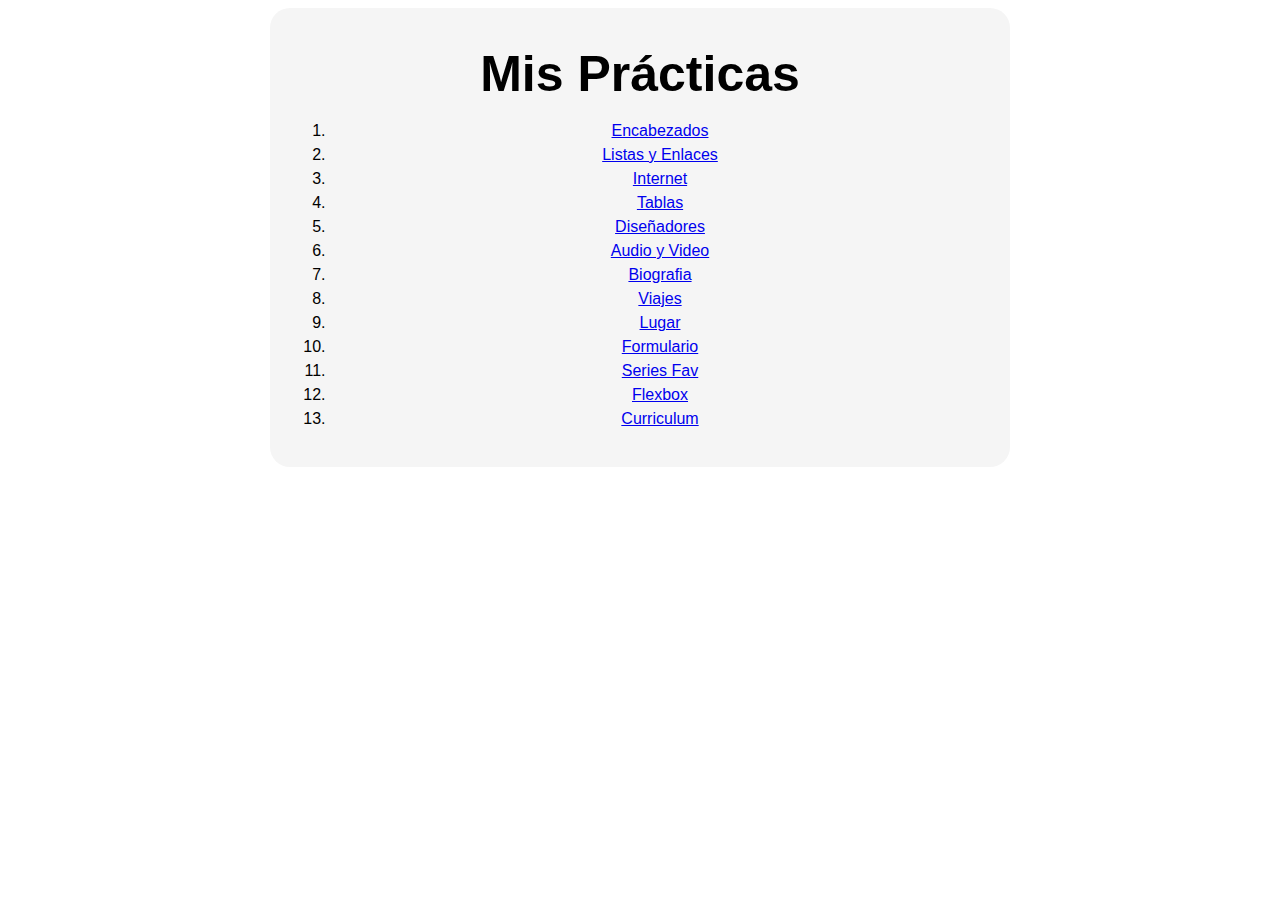
<file: index.html>
<!DOCTYPE html>
<html lang="en">
<head>
    <meta charset="UTF-8">
    <meta name="viewport" content="width=device-width, initial-scale=1.0">
    <title>Mis Prácticas</title>
    <link rel="stylesheet" href="style.css">
</head>
<body>
    <main>
    <h1>Mis Prácticas</h1>
    <ol>
        <li><a href="../u2/01encabezados.html" target="_blank" >Encabezados</a></li>
        <li><a href="../u2/02listasyenlaces.html" >Listas y Enlaces</a></li>
        <li><a href="../u2/03internet.html" target="_blank" >Internet</a></li>
        <li><a href="../u2/04-tablas.html" target="_blank" >Tablas</a></li>
        <li><a href="../u2/05-disenadores.html" target="_blank" >Diseñadores</a></li>
        <li><a href="../u2/06-audio-video.html" target="_blank" >Audio y Video</a></li>
        <li><a href="../u2/07 bio.html" target="_blank"> Biografia </a></li>
        <li><a href="../u2/08 viajes.html" target="_blank"> Viajes </a></li>
        <li><a href="../u2/09 lugar.html" target="_blank"> Lugar </a></li>
        <li><a href="../u2/10 formulario.html" target="_blank"> Formulario </a></li>
        <li><a href="../u2/11 series.html" target="_blank"> Series Fav </a></li>
        <li><a href="../u2/12 flexbox.html" target="_blank"> Flexbox </a></li>
        <li><a href="../u2/12 curriculum" target="_blank"> Curriculum </a></li>

    </ol>
    </main>
</body>
</html>
</file>
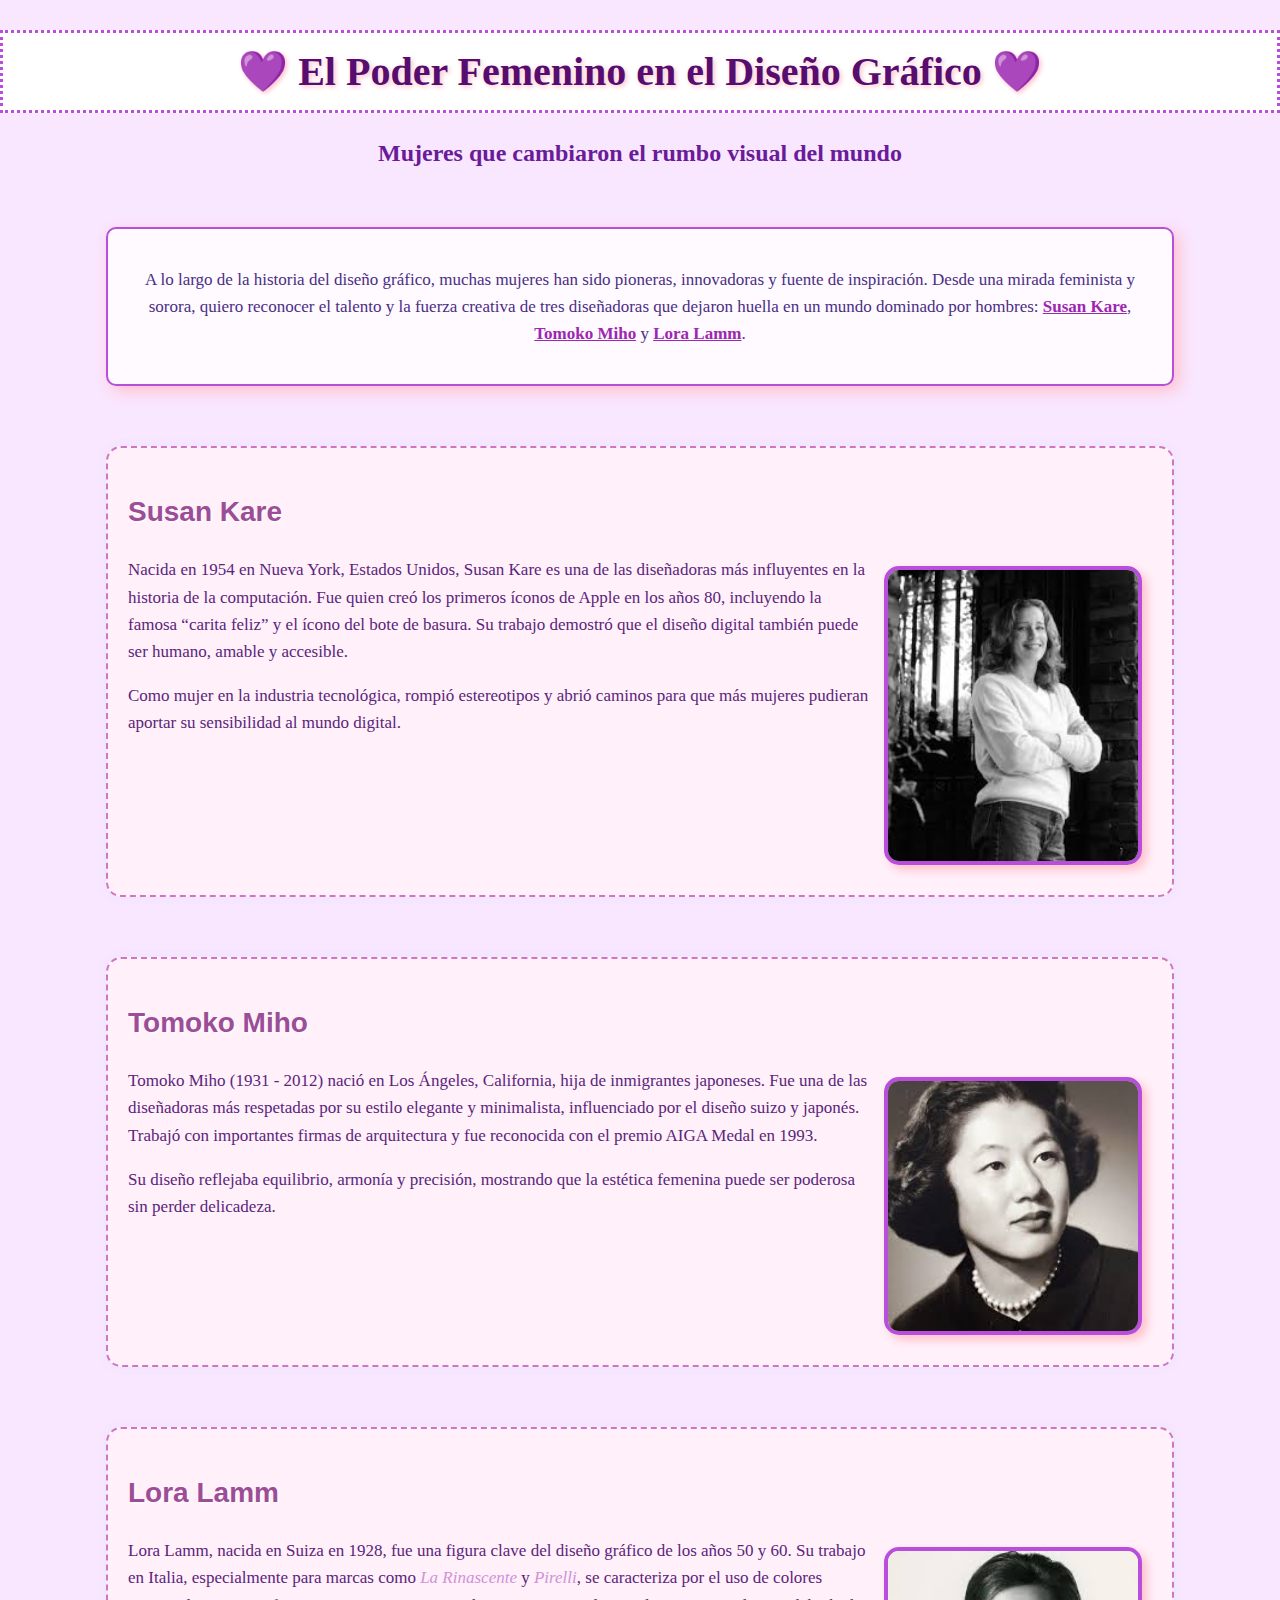
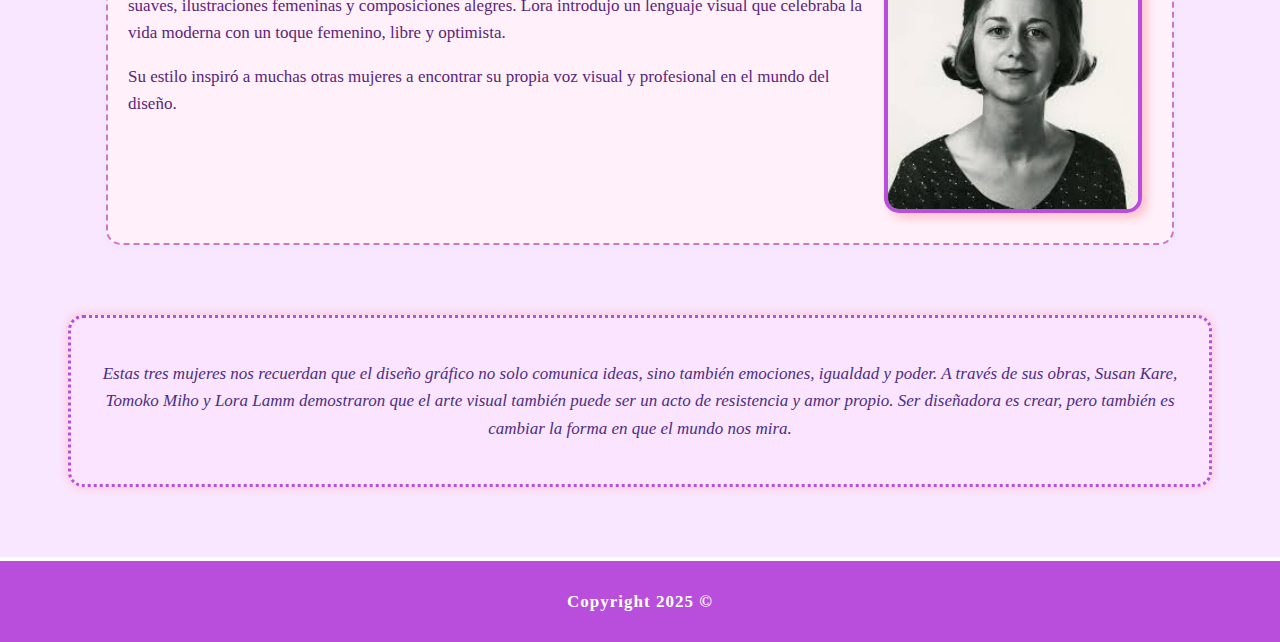
<file: u2/05-disenadores.html>
<!DOCTYPE html>
<html lang="es">
<head>
  <meta charset="UTF-8">
  <meta name="viewport" content="width=device-width, initial-scale=1.0">
  <title>El Poder Femenino en el Diseño Gráfico</title>
  <link rel="stylesheet" href="../css/05 diseñadores.css">
</head>
<body>
  <h1>💜 El Poder Femenino en el Diseño Gráfico 💜</h1>
  <h2>Mujeres que cambiaron el rumbo visual del mundo</h2>

  <div class="intro">
    <p>
      A lo largo de la historia del diseño gráfico, muchas mujeres han sido pioneras, innovadoras y fuente de inspiración.  
      Desde una mirada feminista y sorora, quiero reconocer el talento y la fuerza creativa de tres diseñadoras que dejaron huella en un mundo dominado por hombres:  
      <strong>Susan Kare</strong>, <strong>Tomoko Miho</strong> y <strong>Lora Lamm</strong>.
    </p>
  </div>

  <div class="diseñadora">
    <h3>Susan Kare</h3>
    <img src="../img/susan kare.jpg" alt="Susan Kare">
    <p>
      Nacida en 1954 en Nueva York, Estados Unidos, Susan Kare es una de las diseñadoras más influyentes en la historia de la computación.  
      Fue quien creó los primeros íconos de Apple en los años 80, incluyendo la famosa “carita feliz” y el ícono del bote de basura.  
      Su trabajo demostró que el diseño digital también puede ser humano, amable y accesible.
    </p>
    <p>
      Como mujer en la industria tecnológica, rompió estereotipos y abrió caminos para que más mujeres pudieran aportar su sensibilidad al mundo digital.
    </p>
  </div>

  <div class="diseñadora">
    <h3>Tomoko Miho</h3>
    <img src="../img/tomiko miho.jpg" alt="Tomoko Miho">
    <p>
      Tomoko Miho (1931 - 2012) nació en Los Ángeles, California, hija de inmigrantes japoneses.  
      Fue una de las diseñadoras más respetadas por su estilo elegante y minimalista, influenciado por el diseño suizo y japonés.  
      Trabajó con importantes firmas de arquitectura y fue reconocida con el premio AIGA Medal en 1993.
    </p>
    <p>
      Su diseño reflejaba equilibrio, armonía y precisión, mostrando que la estética femenina puede ser poderosa sin perder delicadeza.
    </p>
  </div>

  <div class="diseñadora">
    <h3>Lora Lamm</h3>
    <img src="../img/lora lamm.jpg" alt="Lora Lamm">
    <p>
      Lora Lamm, nacida en Suiza en 1928, fue una figura clave del diseño gráfico de los años 50 y 60.  
      Su trabajo en Italia, especialmente para marcas como <em>La Rinascente</em> y <em>Pirelli</em>, se caracteriza por el uso de colores suaves, ilustraciones femeninas y composiciones alegres.  
      Lora introdujo un lenguaje visual que celebraba la vida moderna con un toque femenino, libre y optimista.
    </p>
    <p>
      Su estilo inspiró a muchas otras mujeres a encontrar su propia voz visual y profesional en el mundo del diseño.
    </p>
  </div>

  <div class="conclusion">
    <p>
      Estas tres mujeres nos recuerdan que el diseño gráfico no solo comunica ideas, sino también emociones, igualdad y poder.  
      A través de sus obras, Susan Kare, Tomoko Miho y Lora Lamm demostraron que el arte visual también puede ser un acto de resistencia y amor propio.  
      Ser diseñadora es crear, pero también es cambiar la forma en que el mundo nos mira.
    </p>
  </div>

  <footer>
    <p>Copyright 2025 ©</p>
  </footer>
</body>
</html>
</file>
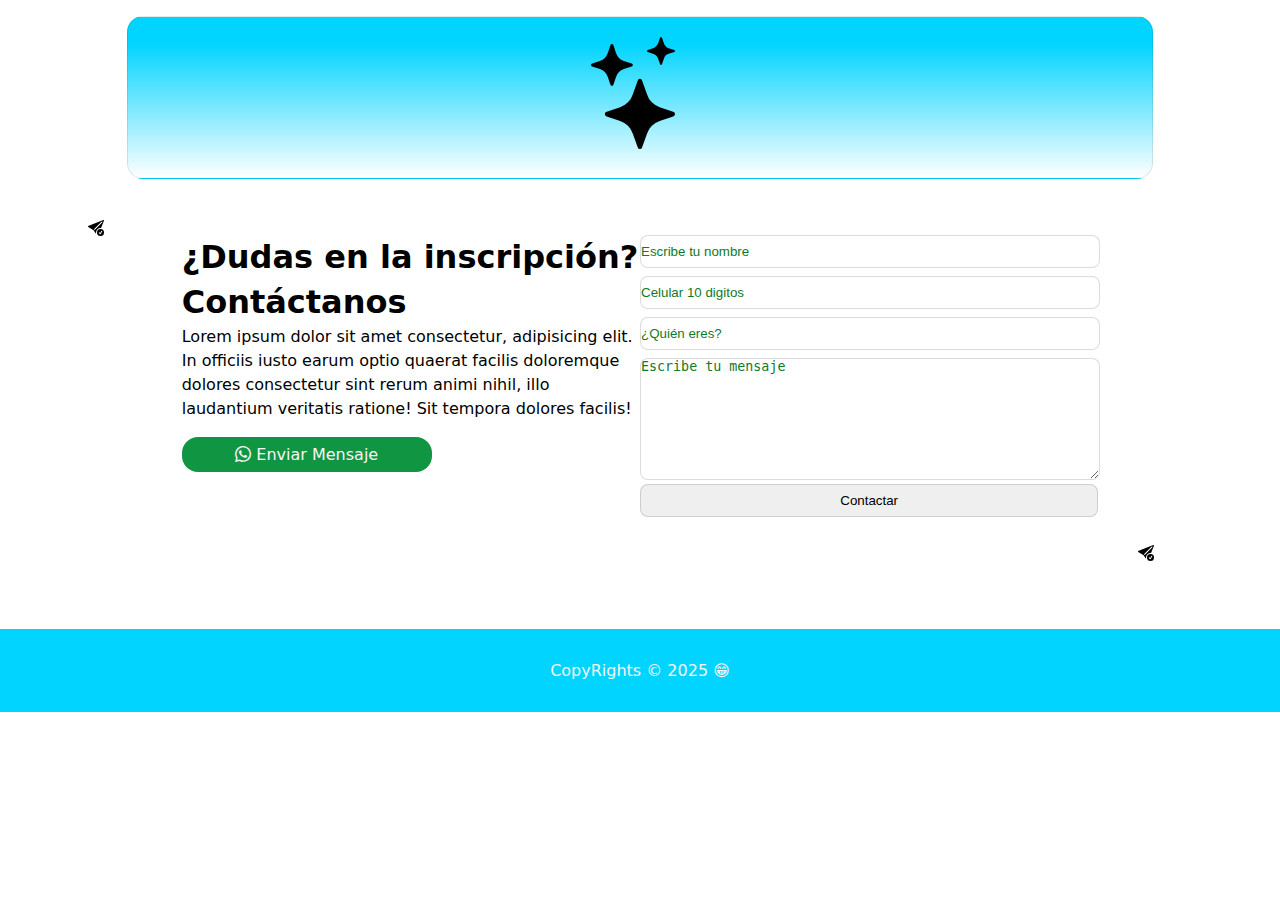
<file: u2/10 formulario.html>
<!DOCTYPE html>
<html lang="en">
<head>
    <meta charset="UTF-8">
    <meta name="viewport" content="width=device-width, initial-scale=1.0">
    <title>Formulario</title>
    <!--FUENTES-->
    <link rel="stylesheet" href="https://fonts.googleapis.com/css2?family=Jolly+Lodger&family=Mulish:ital@0;1&display=swap">
   <!--Bootstrap icons-->
   <link rel="stylesheet"stylesheet" href="https://cdn.jsdelivr.net/npm/bootstrap-icons@1.13.1/font/bootstrap-icons.min.css">

   <link rel="stylesheet" href="../css/10 form.css">

</head>
<body>
    <header class="cabecera">
        <i class="bi bi-stars"></i>
    </header>
    
    <main class="principal">
   
    <section class="contenido">

     <div class="items uno">
        <h2>¿Dudas en la inscripción? Contáctanos</h2>
        <p>Lorem ipsum dolor sit amet consectetur, adipisicing elit. In officiis iusto earum optio quaerat facilis doloremque dolores consectetur sint rerum animi nihil, illo laudantium veritatis ratione! Sit tempora dolores facilis!</p>
        <a href="#"><i class="bi bi-whatsapp"></i> Enviar Mensaje</a>
    </div>
        

     <div class="items">
            <form action="enivar.php" method="post">
            <input type="text" placeholder="Escribe tu nombre">
            <input type="tel" name="" id="" placeholder="Celular 10 digitos">
           <input list="browsers" name="myBrowser" id="" placeholder="¿Quién eres?"/>
           
           <datalist id="browsers">
            <option value="Estudiante"></option>
            <option value="Egresado"></option>
            <option value="Aspirante"></option>
            <option value="Empleado"></option>
            </datalist>
            <textarea name="" id="" placeholder="Escribe tu mensaje"></textarea>
            <input type="submit" value="Contactar">
            </form>
        </div>
     </section>

    </main>
 
<footer class="pie">

    <p>CopyRights &copy; 2025 &#128513</p>
</footer>

</body>
</html>
</file>
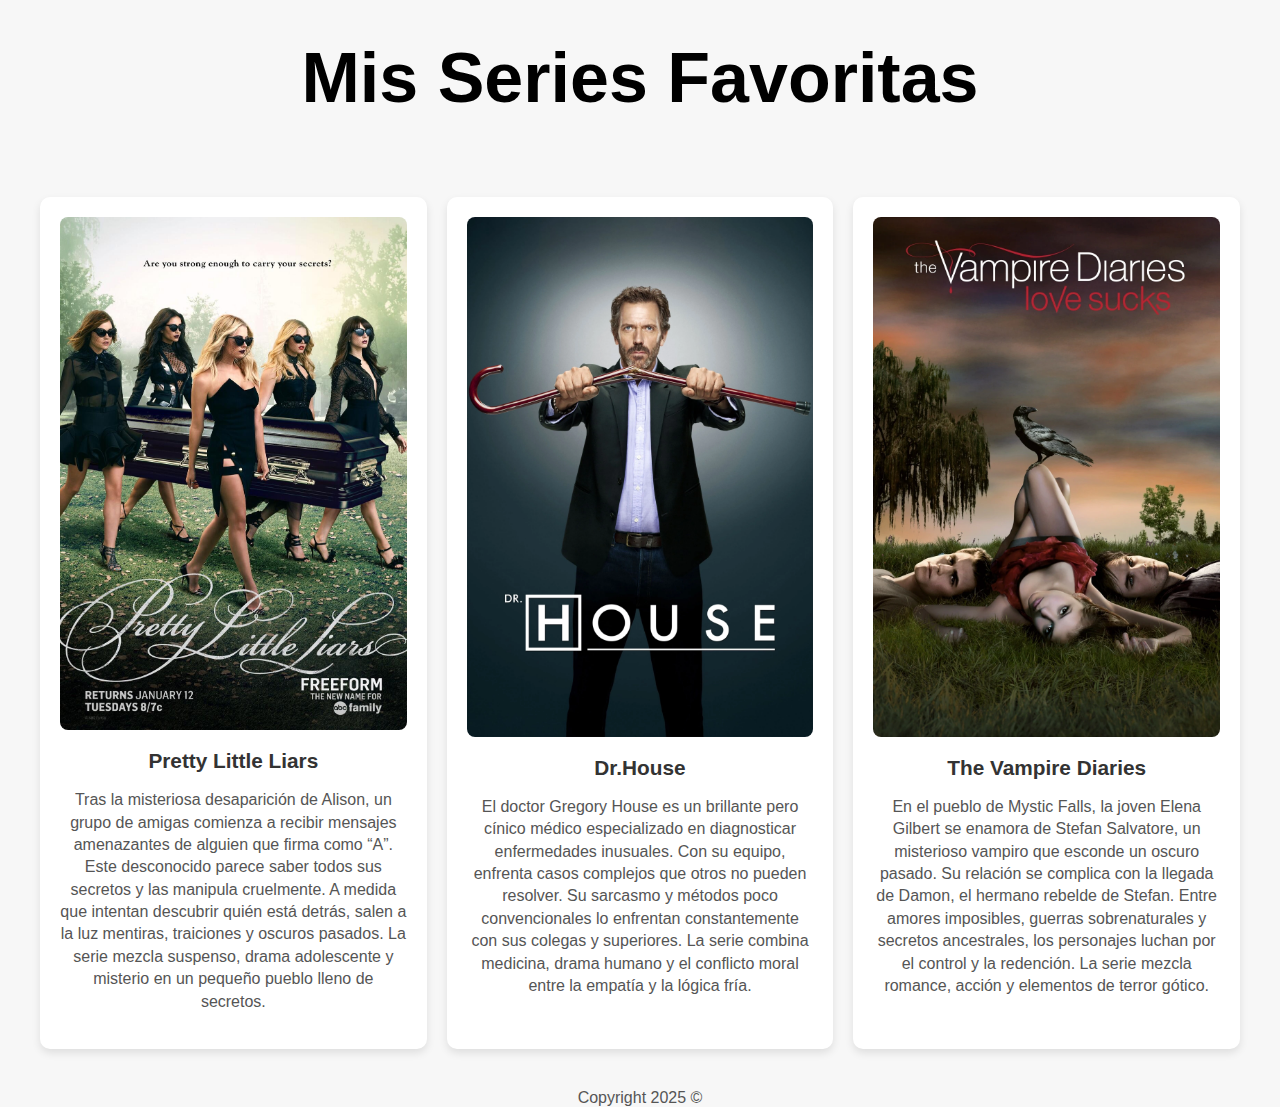
<file: u2/11 series.html>
<!DOCTYPE html>
<html lang="es">
<head>
  <meta charset="UTF-8">
  <meta name="viewport" content="width=device-width, initial-scale=1.0">
  <title>Mis Series Favs</title>
  <link rel="stylesheet" href="../css/11 series.css">

</head>
<body>
    <h1>Mis Series Favoritas</h1>
  <section class="contenedor">
    <div class="caja">
      <img src="../img/portada pll.jpg" width="300px 200px" alt="Imagen 1">
      <h3>Pretty Little Liars</h3>
      <p>Tras la misteriosa desaparición de Alison, un grupo de amigas comienza a recibir mensajes amenazantes de alguien que firma como “A”. Este desconocido parece saber todos sus secretos y las manipula cruelmente. A medida que intentan descubrir quién está detrás, salen a la luz mentiras, traiciones y oscuros pasados. La serie mezcla suspenso, drama adolescente y misterio en un pequeño pueblo lleno de secretos.</p>
    </div>
    <div class="caja">
      <img src="../img/portada dr house.webp" width="300px 200px" alt="Imagen 2">
      <h3>Dr.House</h3>
      <p>El doctor Gregory House es un brillante pero cínico médico especializado en diagnosticar enfermedades inusuales. Con su equipo, enfrenta casos complejos que otros no pueden resolver. Su sarcasmo y métodos poco convencionales lo enfrentan constantemente con sus colegas y superiores. La serie combina medicina, drama humano y el conflicto moral entre la empatía y la lógica fría.</p>
    </div>
    <div class="caja">
      <img src="../img/portadatvd.webp" alt="Imagen 3">
      <h3>The Vampire Diaries</h3>
      <p>En el pueblo de Mystic Falls, la joven Elena Gilbert se enamora de Stefan Salvatore, un misterioso vampiro que esconde un oscuro pasado. Su relación se complica con la llegada de Damon, el hermano rebelde de Stefan. Entre amores imposibles, guerras sobrenaturales y secretos ancestrales, los personajes luchan por el control y la redención. La serie mezcla romance, acción y elementos de terror gótico.</p>
    </div>
  </section>


<footer class="pie">
Copyright 2025 ©
</footer>
</body>
</html>
</file>
<file: style.css>
/*DOCUMENTO CSS*/

body { background-image: url(https://w0.peakpx.com/wallpaper/509/40/HD-wallpaper-emo-jpg-skull-pink-wild.jpg);}

h1 { font-size: 50px;
     font-family:Verdana, Geneva, Tahoma, sans-serif;
    text-align: center;}

main {background-color: whitesmoke;
    line-height: 150%;
    font-family: Verdana, Geneva, Tahoma, sans-serif;
    text-align: center;
    max-width: 700px;
    margin-left: auto;
    margin-right: auto;
    padding: 20px;
    border-radius: 20px;
}
</file>
<file: css/05 diseñadores.css>
/*DOCUMENTO CSS */
body {
  background-color: #f9e6ff;
  background-image: url("https://i.pinimg.com/originals/d4/ed/2d/d4ed2d5d7b3c097d42a41a39eb3d1843.jpg");
  background-size: cover;
  background-attachment: fixed;
  color: #4b2e83;
  font-family: ;
  margin: 0;
  padding: 0;
  text-align: center;
}

/* Encabezados */
h1 {
  color: #570d6f;
  background-color: white;
  border: 3px dotted #b84edb;
  padding: 15px;
  margin-top: 30px;
  font-size: 40px;
  text-shadow: 2px 2px 5px pink;
}

h2 {
  color: #6a1b9a;
  margin-bottom: 30px;
}

/* Párrafo introductorio */
.intro {
  background-color: rgba(255, 255, 255, 0.8);
  border: 2px solid #b84edb;
  margin: 30px;
  padding: 20px;
  border-radius: 10px;
  font-size: 18px;
  width: 80%;
  display: inline-block;
  box-shadow: 5px 5px 15px pink;
}

/* Secciones de diseñadoras */
.diseñadora {
  background-color: #fff0f9;
  border: 2px dashed #d175c3;
  margin: 30px;
  padding: 20px;
  border-radius: 15px;
  text-align: left;
  width: 80%;
  display: inline-block;
  color: #5a257c;
  box-shadow: 0 0 10px lavender;
}

.diseñadora h3 {
  color: #9b4e97;
  font-family:Arial, Helvetica, sans-serif, cursive;
  font-size: 28px;
  text-shadow: 1px 1px 3px white;
}

.diseñadora img {
  width: 250px;
  border: 4px solid #b84edb;
  border-radius: 15px;
  float: right;
  margin: 10px;
  box-shadow: 5px 5px 10px pink;
}

/* Texto general */
p {
  line-height: 1.6;
  font-size: 17px;
}

/* Palabras resaltadas */
strong {
  color: #9c27b0;
  text-decoration: underline;
}

em {
  color: #ce93d8;
}

/* Conclusión */
.conclusion {
  background-color: #fbe4ff;
  border: 3px dotted #b84edb;
  padding: 25px;
  margin: 40px;
  border-radius: 15px;
  font-style: italic;
  box-shadow: 0 0 10px pink;
  width: 85%;
  display: inline-block;
}

/* Pie de página */
footer {
  background-color: #b84edb;
  color: white;
  padding: 10px;
  font-weight: bold;
  letter-spacing: 1px;
  margin-top: 30px;
  border-top: 4px solid white;
}

/* Detalles "novatos" */
img:hover {
  transform: scale(1.05);
  transition: 0.5s;
}

h3:hover {
  color: #d38ad7;
}
</file>
<file: css/10 form.css>
/*DOCUMENTO CSS*/

* { margin: 0px;
    padding: 0px;}

    h2 { font-family: system-ui, -apple-system, BlinkMacSystemFont, 'Segoe UI', Roboto, Oxygen, Ubuntu, Cantarell, 'Open Sans', 'Helvetica Neue', sans-serif ;
        font-size: 32px;
        margin: bottom 16px;;
        line-height: 140%;}

header.cabecera { width:  80%;
                min-height: 1px;
                padding: 16px 0px;
                margin: 16px auto;
                text-align: center;
                font-size: 7em;
                color: rgb(0, 0, 0);
                border: 1px solid rgba(0, 0, 0, 0.089);
                border-radius: 16px;
                background: #00D4FF;
                background: linear-gradient(180deg, rgba(0, 212, 255, 1) 16%, rgba(255, 255, 255, 1) 100%);;}

.principal { padding: 40px 0px;}

.principal p { font-family: system-ui, -apple-system, BlinkMacSystemFont, 'Segoe UI', Roboto, Oxygen, Ubuntu, Cantarell, 'Open Sans', 'Helvetica Neue', sans-serif;
                font-size: 16px;
                line-height: 150%;
                padding-bottom: 16px;}

.principal a { width: 250px;
                display: block;
                padding: 8px 0px;
                text-align: center;
                background-color: rgb(16, 149, 67); font-family: system-ui, -apple-system, BlinkMacSystemFont, 'Segoe UI', Roboto, Oxygen, Ubuntu, Cantarell, 'Open Sans', 'Helvetica Neue', sans-serif;
                color: whitesmoke;
                font-size: 16px;
                text-decoration: none;
                border-radius: 16px;}


.contenido { width: 80%;
            display: flex;
            margin: auto;}

.contenido < div { padding-right; 16px }

.contenido::after { content:"";
                    display: block;
                    width: 60px;
                    height: 60px;
                    background-image: url(../img/send-check-fill.svg);
                    background-repeat: no-repeat;
                    background size: 100%;
                    position: relative;
                    top: 310px;
                    right: -40px}

                    
.contenido::before { content:"";
                    display: block;
                    width: 60px;
                    height: 60px;
                    background-image: url(../img/send-check-fill.svg);
                    background-repeat: no-repeat;
                    background size: 100%;
                    position: relative;
                    top: -15px;
                    right: 40px}

.items { width: 50%;}

.items input { width: 100%;
                padding: 8px 0px;
                margin-bottom: 8px;
                border-radius: 8px;
                border: 1px solid rgba(0, 0, 0, 0.139);}


.items input::placeholder,textarea::placeholder { color: rgb(16, 122, 39);
                                                  padding left: 8px;}


textarea {  max-width: 100%; 
            min-width: 100%;
            min-height: 120px;
            max-height: 120%;
            border-radius: 8px;
            border: 1px solid rgba(0, 0, 0, 0.139);}


.pie {text-align: center;
      font-family: system-ui, -apple-system, BlinkMacSystemFont, 'Segoe UI', Roboto, Oxygen, Ubuntu, Cantarell, 'Open Sans', 'Helvetica Neue', sans-serif;
      color: whitesmoke;
      margin-top: 64px;
      padding: 32px 0px;
      background-color: #00D4FF;}
</file>
<file: css/11 series.css>
/* Estilos generales */
body {
  font-family: Arial, sans-serif;
  margin: 0;
  padding: 0;
  background-color: #f7f7f7;
}


h1 { font-size: 70px;
     text-align: center;
     margin: 3%}

/* Contenedor principal con flexbox */
.contenedor {
  display: flex;
  flex-wrap: wrap; /* permite que las cajas bajen si no caben */
  justify-content: center;
  align-items: stretch;
  gap: 20px;
  padding: 40px;
}

/* Cajas individuales */
.caja {
  background-color: #fff;
  border-radius: 10px;
  box-shadow: 0 4px 8px rgba(0, 0, 0, 0.1);
  flex: 1 1 300px; /* crece, encoge, ancho mínimo */
  max-width: 350px;
  text-align: center;
  padding: 20px;
  transition: transform 0.5s ease;
}

.caja:hover {
  transform: translateY(-5px);
}

/* Imagen */
.caja img {
  width: 100%;
  height: auto;
  border-radius: 8px;
}

/* Subtítulo */
.caja h3 {
  margin: 15px 0 10px;
  color: #333;
  font-size: 1.3rem;
}

/* Párrafo */
.caja p {
  color: #555;
  font-size: 1rem;
  line-height: 1.4;
}

/* Responsivo: ajusta diseño en pantallas pequeñas */
@media (max-width: 768px) {
  .contenedor {
    flex-direction: column;
    align-items: center;
  }
}

.pie { text-align: center;
       color: #555;}
</file>
